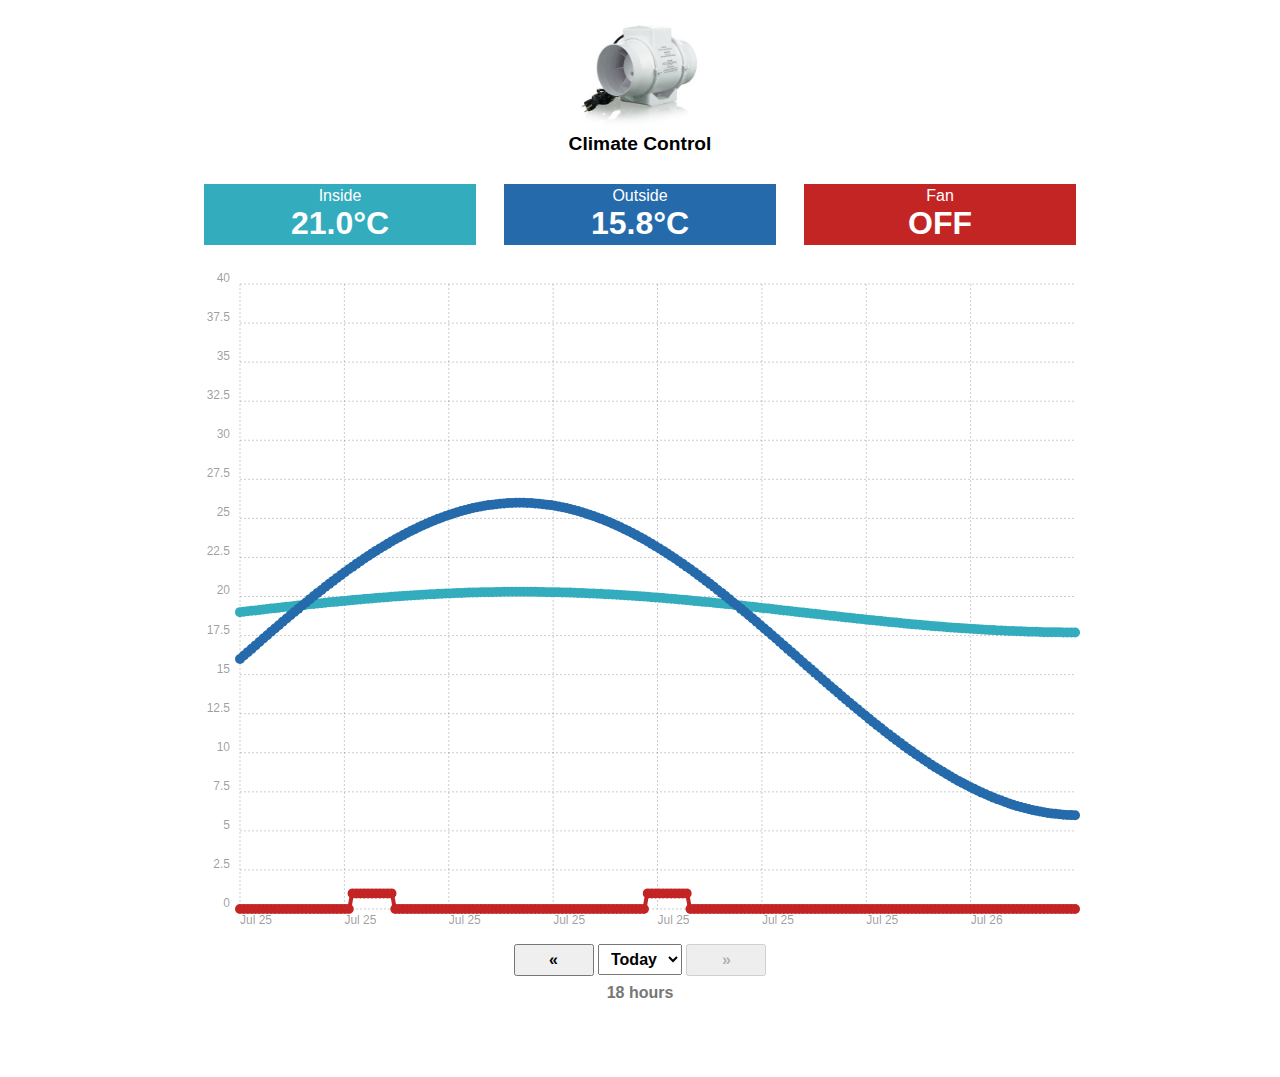
<file: climate_control/data/www/index.html>
<!DOCTYPE html>
<html lang="en">
  <head>
    <meta charset="UTF-8">
    <meta name="viewport" content="width=device-width, initial-scale=1.0">
    <meta http-equiv="X-UA-Compatible" content="ie=edge">
    <title>Climate Control</title>
    <link rel="stylesheet" href="chartist@1.3.0.css">
    <link rel="stylesheet" href="chartist.plugin.tooltip.css">
    <style>
      body { max-width: 900px; margin: 0 auto; font-family: 'Segoe UI', Tahoma, Geneva, Verdana, sans-serif; }
      canvas { margin-bottom: 40px;}
      @media (max-width: 600px) {
        canvas { width: 100%; height: 300px; }
      }
      h1 { font-size: 120%; text-align: center; padding: 0; margin: -1em 0 1.5em; }
      .banner { display: flex; justify-content: space-around; text-align: center; margin: 1em 0 1.5em; }
      .hidden { opacity: 0; }
      .reveal {transition: opacity 0.5s ease-in-out; }
      dl, dd, dt { margin: 0; padding: 0; }
      .banner dl { width: 28%; }
      .banner dd { font-size: 24pt; font-weight: bold; }
      .banner .box-green { padding: 3px 10px; background: #33acbe; color: white; }
      .banner .box-blue { padding: 3px 10px; background: #256bac; color: white; }
      .banner .box-red { padding: 3px 10px; background: #c32424; color: white; }
      .banner .box-red.disabled { background: #999; }
      .banner .box-red.disabled dd { visibility: hidden; font-size: 1pt; }
      .banner .box-red.disabled dd:before { display: block; font-size: 22pt; visibility: visible; content: 'DISABLED'; }
      nav { margin-bottom: .5em; }
      nav > * { padding: 4pt 6pt; min-width: 80px; font-size: 12pt; font-weight: 700; }
      footer { text-align: center; font-weight: 700; color: #777; margin-bottom: 2em; }
      .ct-series-a .ct-point, .ct-series-a .ct-line { stroke: #33acbe; }
      .ct-series-b .ct-point, .ct-series-b .ct-line { stroke: #256bac; }
      .ct-series-c .ct-point, .ct-series-c .ct-line { stroke: #c32424; }

    </style>
  </head>
  <body>
  <p><img src="fan.jpg" style="display: block; width: 120px; margin: 0 auto"/></p>
  <h1>Climate Control</h1>
  <div class="banner hidden reveal">
    <dl class="box-green"><dt>Inside</dt><dd id="tempIn">&#9632;&deg;C</dd></dl>
    <dl class="box-blue"><dt>Outside</dt><dd id="tempOut">&#9632;&deg;C</dd></dl>
    <dl class="box-red"><dt>Fan</dt><dd id="fan">&#9632;</dd></dl>
  </div>
  <div>
    <div id="chart48h" class="ct-chart ct-perfect-fourth hidden reveal"></div>
  </div>
  <nav style="text-align: center">
    <button id="prev">&laquo;</button>
    <select id="offset">
      <option>Today</option>
      <option>-1d</option>
      <option>-2d</option>
      <option>-3d</option>
      <option>-4d</option>
      <option>-5d</option>
      <option>-6d</option>
    </select>
    <button id="next">&raquo;</button>
  </nav>
  <footer></footer>
  <script src="chartist@1.3.0.js"></script>
  <script src="chartist.plugins.tooltip.min.js"></script>
  <script src="script.js"></script>
  <script>
    // Offset = How many days back we should show data for.
    const offset = Number(new URLSearchParams(window.location.search).get('offset')) || 0;
    const el = {
      prev: document.querySelector('#prev'),
      next: document.querySelector('#next'),
      offset: document.querySelector('#offset'),
    }

    el.offset.selectedIndex = offset;
    el.offset.addEventListener('change', e => {
      const offset = e.target.selectedIndex;
      location.assign(`${location.pathname}?offset=${offset}`);
    });
    if (offset >= 6) el.prev.disabled = true;
    else el.prev.addEventListener('click', () => {
      location.assign(`${location.pathname}?offset=${offset + 1}`)
    });
    if (offset <= 0) el.next.disabled = true;
    else el.next.addEventListener('click', () => {
      location.assign(`${location.pathname}?offset=${offset - 1}`)
    });
  </script>
  </body>
</html>
</file>
<file: climate_control/data/www/chartist@1.3.0.css>
/**
 * Skipped minification because the original files appears to be already minified.
 * Original file: /npm/chartist@1.3.0/dist/index.css
 *
 * Do NOT use SRI with dynamically generated files! More information: https://www.jsdelivr.com/using-sri-with-dynamic-files
 */
 .ct-label{fill:rgba(0,0,0,.4);color:rgba(0,0,0,.4);font-size:.75rem;line-height:1}.ct-chart-bar .ct-label,.ct-chart-line .ct-label{display:flex}.ct-chart-donut .ct-label,.ct-chart-pie .ct-label{dominant-baseline:central}.ct-label.ct-horizontal.ct-start{align-items:flex-end;justify-content:flex-start;text-align:left}.ct-label.ct-horizontal.ct-end{align-items:flex-start;justify-content:flex-start;text-align:left}.ct-label.ct-vertical.ct-start{align-items:flex-end;justify-content:flex-end;text-align:right}.ct-label.ct-vertical.ct-end{align-items:flex-end;justify-content:flex-start;text-align:left}.ct-chart-bar .ct-label.ct-horizontal.ct-start{align-items:flex-end;justify-content:center;text-align:center}.ct-chart-bar .ct-label.ct-horizontal.ct-end{align-items:flex-start;justify-content:center;text-align:center}.ct-chart-bar.ct-horizontal-bars .ct-label.ct-horizontal.ct-start{align-items:flex-end;justify-content:flex-start;text-align:left}.ct-chart-bar.ct-horizontal-bars .ct-label.ct-horizontal.ct-end{align-items:flex-start;justify-content:flex-start;text-align:left}.ct-chart-bar.ct-horizontal-bars .ct-label.ct-vertical.ct-start{align-items:center;justify-content:flex-end;text-align:right}.ct-chart-bar.ct-horizontal-bars .ct-label.ct-vertical.ct-end{align-items:center;justify-content:flex-start;text-align:left}.ct-grid{stroke:rgba(0,0,0,.2);stroke-width:1px;stroke-dasharray:2px}.ct-grid-background{fill:none}.ct-point{stroke-width:10px;stroke-linecap:round}.ct-line{fill:none;stroke-width:4px}.ct-area{stroke:none;fill-opacity:.1}.ct-bar{fill:none;stroke-width:10px}.ct-slice-donut{fill:none;stroke-width:60px}.ct-series-a .ct-bar,.ct-series-a .ct-line,.ct-series-a .ct-point,.ct-series-a .ct-slice-donut{stroke:#d70206}.ct-series-a .ct-area,.ct-series-a .ct-slice-pie{fill:#d70206}.ct-series-b .ct-bar,.ct-series-b .ct-line,.ct-series-b .ct-point,.ct-series-b .ct-slice-donut{stroke:#f05b4f}.ct-series-b .ct-area,.ct-series-b .ct-slice-pie{fill:#f05b4f}.ct-series-c .ct-bar,.ct-series-c .ct-line,.ct-series-c .ct-point,.ct-series-c .ct-slice-donut{stroke:#f4c63d}.ct-series-c .ct-area,.ct-series-c .ct-slice-pie{fill:#f4c63d}.ct-series-d .ct-bar,.ct-series-d .ct-line,.ct-series-d .ct-point,.ct-series-d .ct-slice-donut{stroke:#d17905}.ct-series-d .ct-area,.ct-series-d .ct-slice-pie{fill:#d17905}.ct-series-e .ct-bar,.ct-series-e .ct-line,.ct-series-e .ct-point,.ct-series-e .ct-slice-donut{stroke:#453d3f}.ct-series-e .ct-area,.ct-series-e .ct-slice-pie{fill:#453d3f}.ct-series-f .ct-bar,.ct-series-f .ct-line,.ct-series-f .ct-point,.ct-series-f .ct-slice-donut{stroke:#59922b}.ct-series-f .ct-area,.ct-series-f .ct-slice-pie{fill:#59922b}.ct-series-g .ct-bar,.ct-series-g .ct-line,.ct-series-g .ct-point,.ct-series-g .ct-slice-donut{stroke:#0544d3}.ct-series-g .ct-area,.ct-series-g .ct-slice-pie{fill:#0544d3}.ct-series-h .ct-bar,.ct-series-h .ct-line,.ct-series-h .ct-point,.ct-series-h .ct-slice-donut{stroke:#6b0392}.ct-series-h .ct-area,.ct-series-h .ct-slice-pie{fill:#6b0392}.ct-series-i .ct-bar,.ct-series-i .ct-line,.ct-series-i .ct-point,.ct-series-i .ct-slice-donut{stroke:#e6805e}.ct-series-i .ct-area,.ct-series-i .ct-slice-pie{fill:#e6805e}.ct-series-j .ct-bar,.ct-series-j .ct-line,.ct-series-j .ct-point,.ct-series-j .ct-slice-donut{stroke:#dda458}.ct-series-j .ct-area,.ct-series-j .ct-slice-pie{fill:#dda458}.ct-series-k .ct-bar,.ct-series-k .ct-line,.ct-series-k .ct-point,.ct-series-k .ct-slice-donut{stroke:#eacf7d}.ct-series-k .ct-area,.ct-series-k .ct-slice-pie{fill:#eacf7d}.ct-series-l .ct-bar,.ct-series-l .ct-line,.ct-series-l .ct-point,.ct-series-l .ct-slice-donut{stroke:#86797d}.ct-series-l .ct-area,.ct-series-l .ct-slice-pie{fill:#86797d}.ct-series-m .ct-bar,.ct-series-m .ct-line,.ct-series-m .ct-point,.ct-series-m .ct-slice-donut{stroke:#b2c326}.ct-series-m .ct-area,.ct-series-m .ct-slice-pie{fill:#b2c326}.ct-series-n .ct-bar,.ct-series-n .ct-line,.ct-series-n .ct-point,.ct-series-n .ct-slice-donut{stroke:#6188e2}.ct-series-n .ct-area,.ct-series-n .ct-slice-pie{fill:#6188e2}.ct-series-o .ct-bar,.ct-series-o .ct-line,.ct-series-o .ct-point,.ct-series-o .ct-slice-donut{stroke:#a748ca}.ct-series-o .ct-area,.ct-series-o .ct-slice-pie{fill:#a748ca}.ct-square{display:block;position:relative;width:100%}.ct-square:before{display:block;float:left;content:"";width:0;height:0;padding-bottom:100%}.ct-square:after{content:"";display:table;clear:both}.ct-square>svg{display:block;position:absolute;top:0;left:0}.ct-minor-second{display:block;position:relative;width:100%}.ct-minor-second:before{display:block;float:left;content:"";width:0;height:0;padding-bottom:93.75%}.ct-minor-second:after{content:"";display:table;clear:both}.ct-minor-second>svg{display:block;position:absolute;top:0;left:0}.ct-major-second{display:block;position:relative;width:100%}.ct-major-second:before{display:block;float:left;content:"";width:0;height:0;padding-bottom:88.8888888889%}.ct-major-second:after{content:"";display:table;clear:both}.ct-major-second>svg{display:block;position:absolute;top:0;left:0}.ct-minor-third{display:block;position:relative;width:100%}.ct-minor-third:before{display:block;float:left;content:"";width:0;height:0;padding-bottom:83.3333333333%}.ct-minor-third:after{content:"";display:table;clear:both}.ct-minor-third>svg{display:block;position:absolute;top:0;left:0}.ct-major-third{display:block;position:relative;width:100%}.ct-major-third:before{display:block;float:left;content:"";width:0;height:0;padding-bottom:80%}.ct-major-third:after{content:"";display:table;clear:both}.ct-major-third>svg{display:block;position:absolute;top:0;left:0}.ct-perfect-fourth{display:block;position:relative;width:100%}.ct-perfect-fourth:before{display:block;float:left;content:"";width:0;height:0;padding-bottom:75%}.ct-perfect-fourth:after{content:"";display:table;clear:both}.ct-perfect-fourth>svg{display:block;position:absolute;top:0;left:0}.ct-perfect-fifth{display:block;position:relative;width:100%}.ct-perfect-fifth:before{display:block;float:left;content:"";width:0;height:0;padding-bottom:66.6666666667%}.ct-perfect-fifth:after{content:"";display:table;clear:both}.ct-perfect-fifth>svg{display:block;position:absolute;top:0;left:0}.ct-minor-sixth{display:block;position:relative;width:100%}.ct-minor-sixth:before{display:block;float:left;content:"";width:0;height:0;padding-bottom:62.5%}.ct-minor-sixth:after{content:"";display:table;clear:both}.ct-minor-sixth>svg{display:block;position:absolute;top:0;left:0}.ct-golden-section{display:block;position:relative;width:100%}.ct-golden-section:before{display:block;float:left;content:"";width:0;height:0;padding-bottom:61.804697157%}.ct-golden-section:after{content:"";display:table;clear:both}.ct-golden-section>svg{display:block;position:absolute;top:0;left:0}.ct-major-sixth{display:block;position:relative;width:100%}.ct-major-sixth:before{display:block;float:left;content:"";width:0;height:0;padding-bottom:60%}.ct-major-sixth:after{content:"";display:table;clear:both}.ct-major-sixth>svg{display:block;position:absolute;top:0;left:0}.ct-minor-seventh{display:block;position:relative;width:100%}.ct-minor-seventh:before{display:block;float:left;content:"";width:0;height:0;padding-bottom:56.25%}.ct-minor-seventh:after{content:"";display:table;clear:both}.ct-minor-seventh>svg{display:block;position:absolute;top:0;left:0}.ct-major-seventh{display:block;position:relative;width:100%}.ct-major-seventh:before{display:block;float:left;content:"";width:0;height:0;padding-bottom:53.3333333333%}.ct-major-seventh:after{content:"";display:table;clear:both}.ct-major-seventh>svg{display:block;position:absolute;top:0;left:0}.ct-octave{display:block;position:relative;width:100%}.ct-octave:before{display:block;float:left;content:"";width:0;height:0;padding-bottom:50%}.ct-octave:after{content:"";display:table;clear:both}.ct-octave>svg{display:block;position:absolute;top:0;left:0}.ct-major-tenth{display:block;position:relative;width:100%}.ct-major-tenth:before{display:block;float:left;content:"";width:0;height:0;padding-bottom:40%}.ct-major-tenth:after{content:"";display:table;clear:both}.ct-major-tenth>svg{display:block;position:absolute;top:0;left:0}.ct-major-eleventh{display:block;position:relative;width:100%}.ct-major-eleventh:before{display:block;float:left;content:"";width:0;height:0;padding-bottom:37.5%}.ct-major-eleventh:after{content:"";display:table;clear:both}.ct-major-eleventh>svg{display:block;position:absolute;top:0;left:0}.ct-major-twelfth{display:block;position:relative;width:100%}.ct-major-twelfth:before{display:block;float:left;content:"";width:0;height:0;padding-bottom:33.3333333333%}.ct-major-twelfth:after{content:"";display:table;clear:both}.ct-major-twelfth>svg{display:block;position:absolute;top:0;left:0}.ct-double-octave{display:block;position:relative;width:100%}.ct-double-octave:before{display:block;float:left;content:"";width:0;height:0;padding-bottom:25%}.ct-double-octave:after{content:"";display:table;clear:both}.ct-double-octave>svg{display:block;position:absolute;top:0;left:0}
 /*# sourceMappingURL=index.css.map */
</file>
<file: climate_control/data/www/chartist.plugin.tooltip.css>
.chartist-tooltip {
  position: absolute;
  display: inline-block;
  opacity: 0;
  min-width: 5em;
  padding: 0.5em;
  background: #444444;
  color: #ffffff;
  text-align: center;
  font-size: 80%;
  pointer-events: none;
  z-index: 1;
  -webkit-transition: opacity 0.2s linear;
  -moz-transition: opacity 0.2s linear;
  -o-transition: opacity 0.2s linear;
  transition: opacity 0.2s linear;
}
.chartist-tooltip:before {
  content: "";
  position: absolute;
  top: 100%;
  left: 50%;
  width: 0;
  height: 0;
  margin-left: -15px;
  border: 15px solid transparent;
  border-top-color: #444444;
}
.chartist-tooltip.tooltip-show {
  opacity: 1;
}

.ct-area, .ct-line {
  pointer-events: none;
}

/*# sourceMappingURL=chartist-plugin-tooltip.css.map */
</file>
